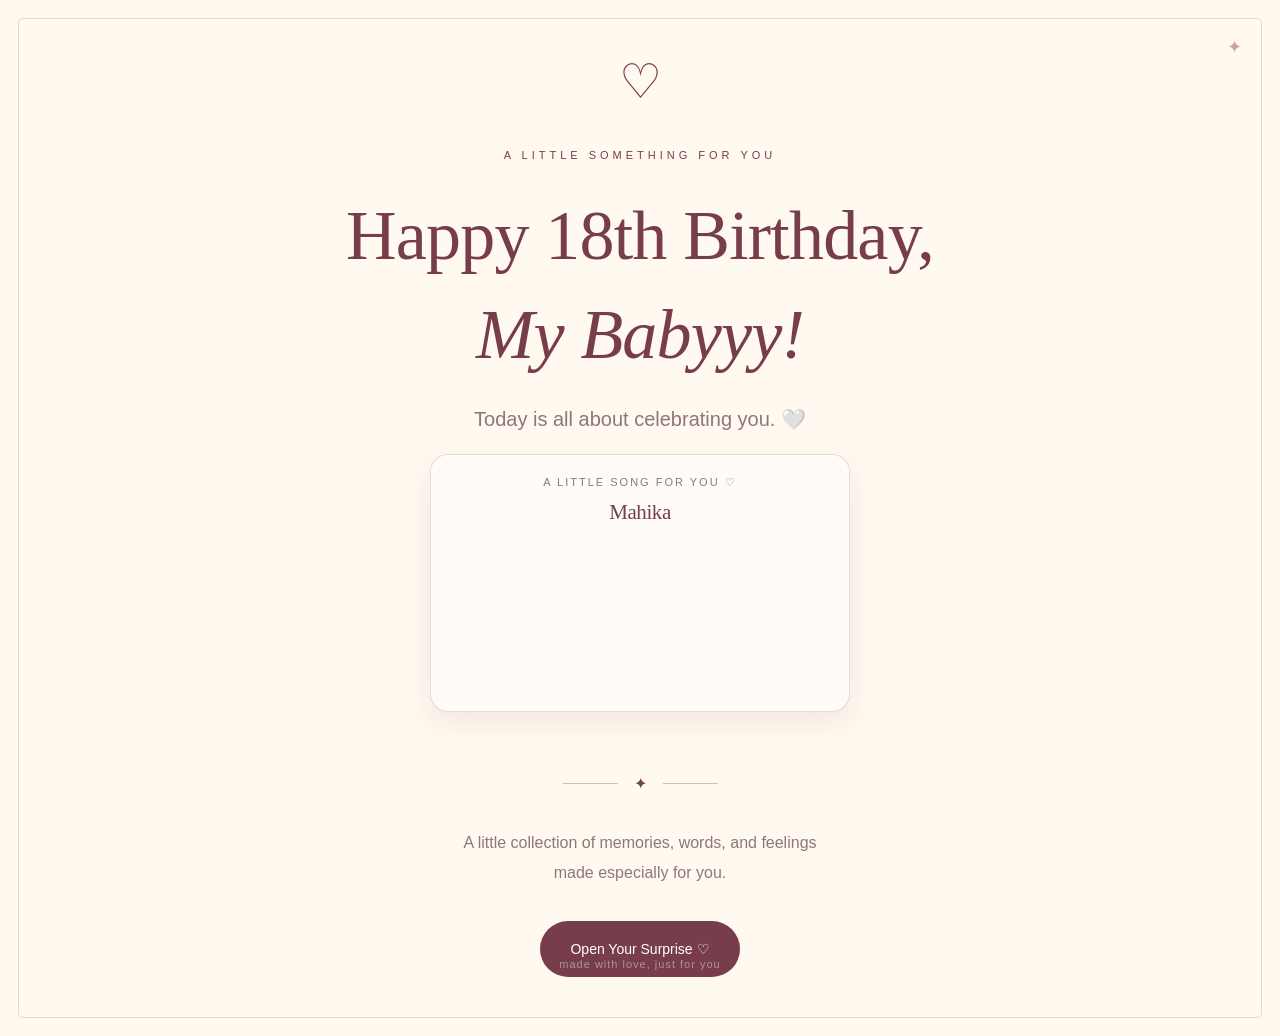
<file: index.html>
<!DOCTYPE html>
<html lang="en">

<head>
    <meta charset="UTF-8">
    <meta name="viewport" content="width=device-width, initial-scale=1.0">

    <title>Happy 18th Birthday, My Babyyy! ♡</title>

    <link rel="stylesheet" href="style.css">
</head>

<body>

    <main class="welcome-page">

        <div class="decoration">♡</div>

        <p class="eyebrow">
            A LITTLE SOMETHING FOR YOU
        </p>

        <h1>
            Happy 18th Birthday,
            <span>My Babyyy!</span>
        </h1>

        <p class="subtitle">
            Today is all about celebrating you. 🤍
        </p>

        <!-- PAGE 1: BIRTHDAY WELCOME MUSIC -->
<div class="spotify-music">
    <p class="music-label">A LITTLE SONG FOR YOU ♡</p>
    <h2>Mahika</h2>
    <iframe
        src="https://open.spotify.com/embed/track/47sq83n5WN22ZzYnGn8aTy?utm_source=generator&theme=0"
        title="Mahika by Adie and Janine Berdin"
        allow="autoplay; clipboard-write; encrypted-media; fullscreen; picture-in-picture"
        loading="lazy">
    </iframe>
</div>
    

        <div class="divider">
            <span>✦</span>
        </div>

        <p class="welcome-message">
            A little collection of memories, words, and
            feelings made especially for you.
        </p>

        <a href="memories.html" class="welcome-button">
            Open Your Surprise ♡
        </a>

        <p class="footer-note">
            made with love, just for you
        </p>

    </main>




    <script src="script.js"></script>

</body>

</html>
</file>
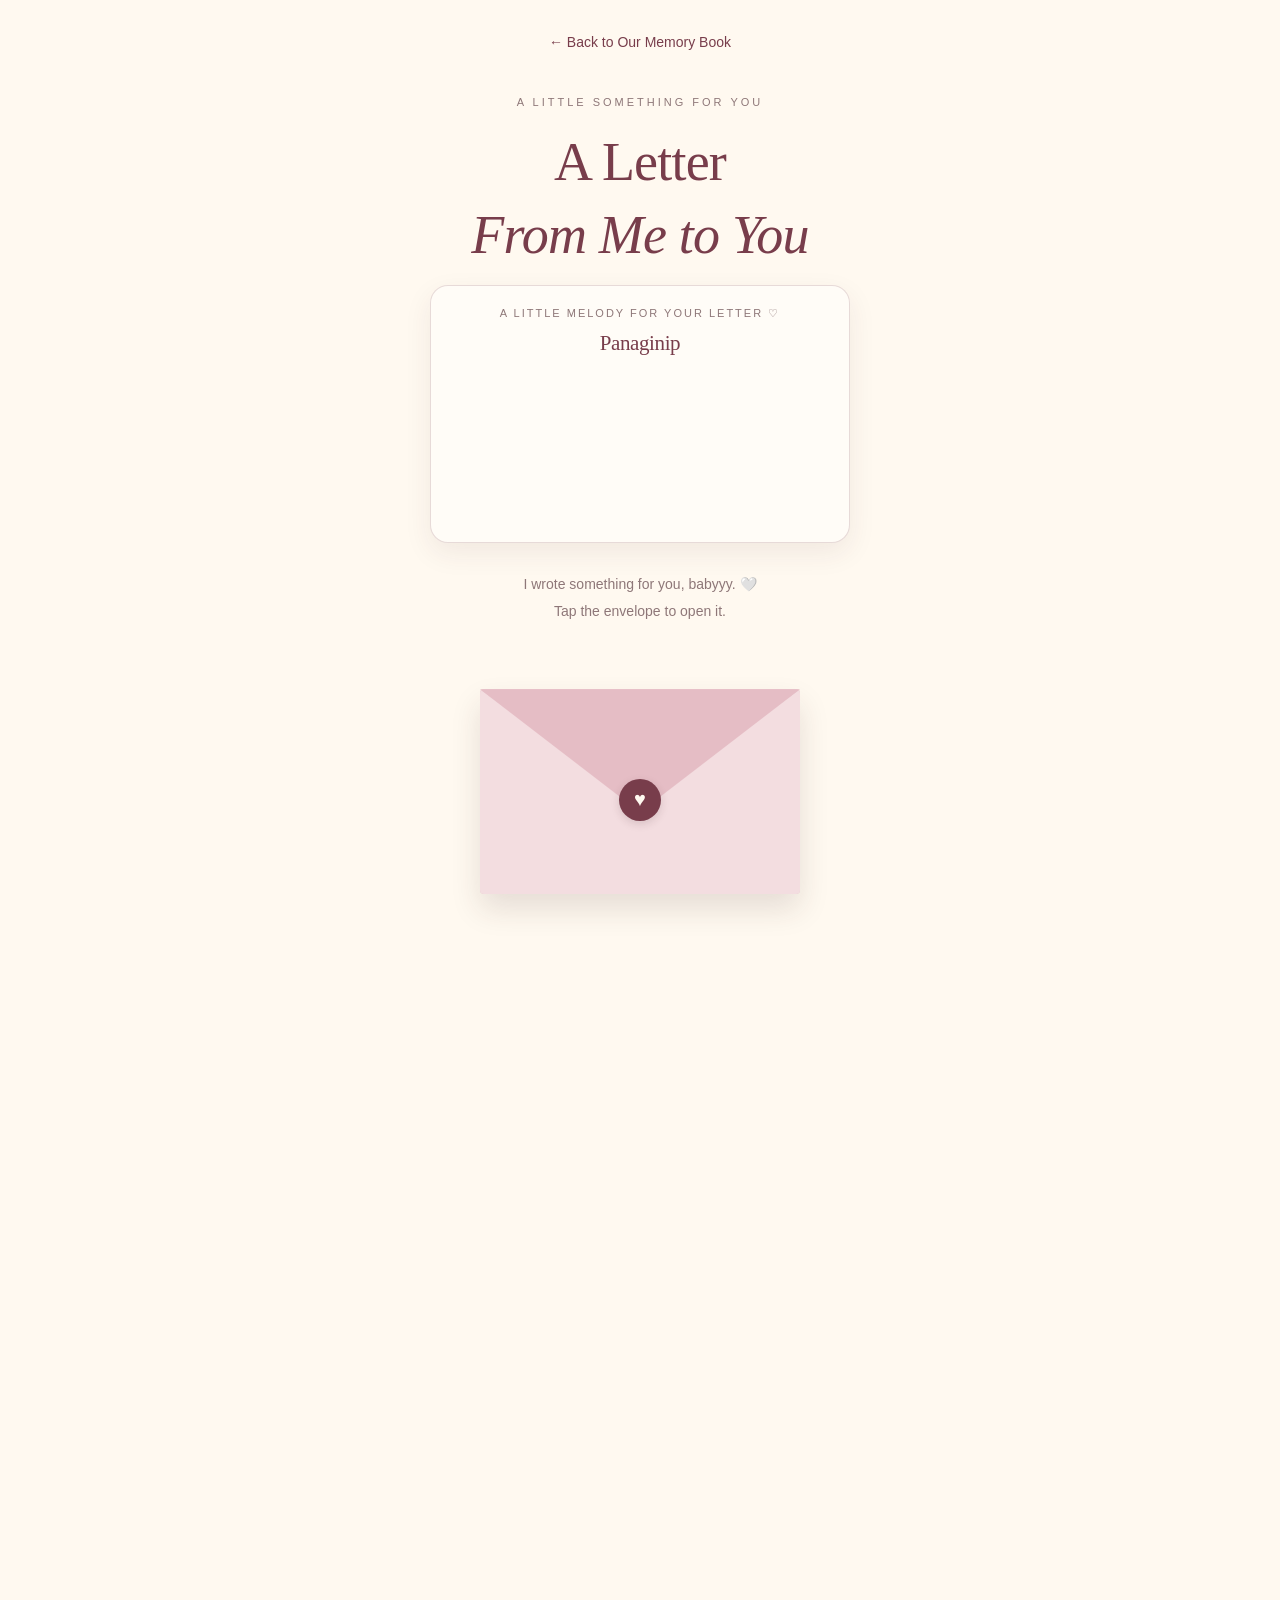
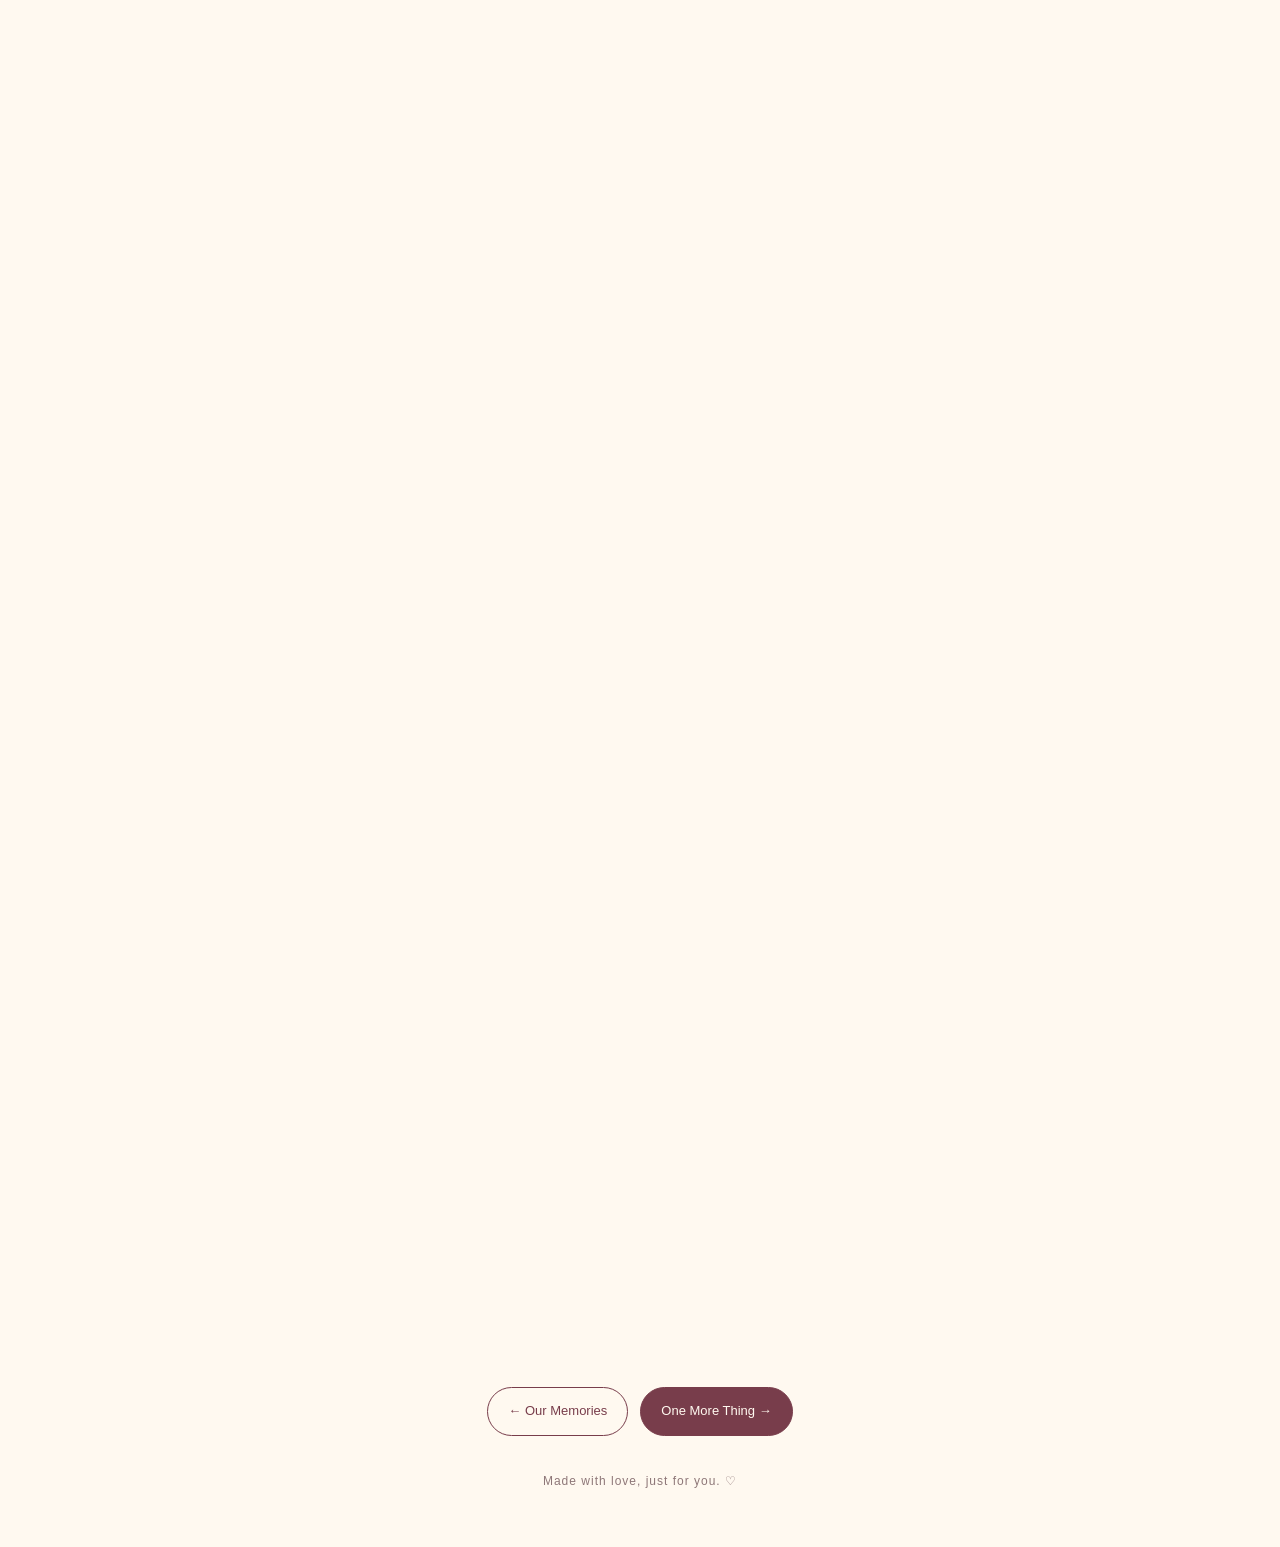
<file: letter.html>
<!DOCTYPE html>
<html lang="en">

<head>
    <meta charset="UTF-8">
    <meta name="viewport" content="width=device-width, initial-scale=1.0">

    <title>A Letter for You 💌</title>

    <link rel="stylesheet" href="style.css">
</head>

<body class="letter-body">

    <main class="letter-page">

        <a href="memories.html" class="letter-back">
            ← Back to Our Memory Book
        </a>

        <header class="letter-heading">
            <p class="letter-eyebrow">A LITTLE SOMETHING FOR YOU</p>

            <h1>A Letter <span>From Me to You</span></h1>

            <!-- PAGE 3: BIRTHDAY LETTER MUSIC -->
<div class="spotify-music">
    <p class="music-label">A LITTLE MELODY FOR YOUR LETTER ♡</p>
    <h2>Panaginip</h2>
    <iframe
        src="https://open.spotify.com/embed/track/6wcjLOGIdmw8BUaRho4c9L?utm_source=generator&theme=0"
        title="Panaginip by Nicole"
        allow="autoplay; clipboard-write; encrypted-media; fullscreen; picture-in-picture"
        loading="lazy">
    </iframe>
</div>
    

            <p class="letter-instruction" id="letterInstruction">
                I wrote something for you, babyyy. 🤍
                <br>
                Tap the envelope to open it.
            </p>
        </header>

        <!-- ENVELOPE -->
        <section class="envelope-scene">

            <button
                class="envelope"
                id="openEnvelope"
                type="button"
                aria-label="Open your birthday letter"
                aria-expanded="false"
            >

                <span class="envelope-letter-preview">
                    A little letter for you...
                </span>

                <span class="envelope-paper">
                    <span class="paper-heart">♡</span>
                    <span class="paper-preview-text">
                        To my baby,
                    </span>
                </span>

                <span class="envelope-back"></span>

                <span class="envelope-front"></span>

                <span class="envelope-flap"></span>

                <span class="envelope-seal">♥</span>

            </button>

        </section>

        <!-- BIRTHDAY LETTER -->
        <article class="birthday-letter" id="birthdayLetter" aria-hidden="true">

            <p class="letter-date">October 20, 2026</p>

            <h2>To my baby,</h2>

            <p class="letter-greeting">
                Happy 18th birthday. 🤍
            </p>

            <p>
                I’ve been sitting here for a while trying to figure out 
                what to write in this letter, but honestly, 
                simple words don't seem enough to explain how much 
                you truly mean to me. Turning 18 is such a huge 
                milestone, and seeing you step into adulthood today 
                makes me so overwhelmingly proud of the person 
                you’ve become. Looking back at how far you've come, 
                I just feel so lucky to have shared so many memories 
                with you along the way.
            </p>

            <p>
                Habang pinapanood kitang lumaki at maging mas mature 
                at independent, mas lalo akong nagiging proud 
                sa’yo. You’ve grown into such a strong, genuine, 
                and amazing person inside and out, and anyone who 
                knows you can see how special you are. I know you're 
                more than ready to take on the world and do great things, 
                but no matter how old we get or how busy life becomes, 
                you will always be that special person who holds a really big,
                 permanent place in my heart.
            </p>

            <p>
                Gusto ko ring gamitin 'tong chance na 'to para 
                mag-sorry sa lahat ng mga naging pagkakamali ko sa’yo. 
                I am really, truly sorry for the times I upset you, 
                said the wrong things without thinking, 
                or fell short of being the kind of person you deserve. 
                It really breaks my heart whenever I realize I've caused
                you stress or pain, because your happiness and peace of 
                mind honestly matter so much to me, and I never want to 
                be the reason for your tears.
            </p>

            <p>
                Thank you so much for being so patient with me, 
                even on the days when I was hard to deal with, 
                and for always understanding my flaws. 
                Maraming-maraming salamat kasi kahit minsan sobrang 
                gulo ko o mahirap ako intindihin, hindi mo pa rin ako 
                sinukuan at pinili mo pa ring magtiwala sa akin. 
                Your kindness and understanding mean the absolute world 
                to me, and I promise you that I’m constantly working on 
                being a better person for you every single day.
            </p>

            <p>
                Sobrang swerte ko talaga na dumating ka sa buhay ko, 
                and I thank God for your presence every day. 
                You bring so much light, comfort, and good energy 
                into my life, and your laugh is honestly still my 
                favorite sound in the whole world. Hindi ko na 
                ma-imagine kung ano ang magiging buhay ko kung wala ka, 
                and I’m just so incredibly thankful na nandito ka at 
                magkasama pa rin tayo up until now.
            </p>

            <p>
                As you officially start this brand new chapter of 
                adulthood, I hope you go after all your big dreams 
                without ever doubting yourself for even a second. 
                The world is huge and can feel overwhelming at times, 
                but don't ever forget how smart, capable, resilient, 
                and beautiful you are. Kayanin mo lahat ng pagsubok 
                kasi alam na alam kong kayang-kaya mo. I can't promise 
                that I'll know exactly what every chapter ahead will 
                look like, but I can keep choosing to show up, listen, 
                understand, and support you the best way I can.
            </p>

            <p>
                Gusto kong malaman mo na kahit anong mangyari at 
                kahit saan ka man dalhin ng buhay, nandito lang ako 
                lagi sa tabi mo. I will always be here to listen to 
                your rants, celebrate your wins, and cheer you on 
                through every high and low. Kahit magbago ang mga 
                bagay-bagay sa paligid natin habang tumatanda tayo, 
                hindi kailanman magbabago 'yung pagpapahalaga ko sa'yo. 
                So, happy 18th birthday, my baby. I hope this year brings 
                you new memories, reasons to smile, opportunities to 
                grow, and reminders of how loved and appreciated you are.
            </p>

            <p>
                Sana ngayong 18th birthday mo, maramdaman mo talaga 
                kung gaano ka kahalaga at kamahal ng lahat ng tao 
                sa paligid mo, lalo na ako. You deserve all the good 
                things, peace, and happiness in the world today and 
                for all the years ahead. Enjoy your debut to the 
                absolute fullest and make amazing memories. 
                And if there's one thing I hope you take away from this 
                letter, it's that I'm really, really glad our paths 
                crossed.
            </p>

            <p class="letter-signature">
                Someone who's really glad it's you. 🤍
            </p>

        </article>

        <nav class="letter-navigation">
            <a href="memories.html" class="letter-nav-button">
                ← Our Memories
            </a>

            <a href="messages.html" class="letter-nav-button next-letter">
                One More Thing →
            </a>
        </nav>

        <p class="letter-footer">
            Made with love, just for you. ♡
        </p>

    </main>




    <script src="script.js"></script>

</body>

</html>
</file>
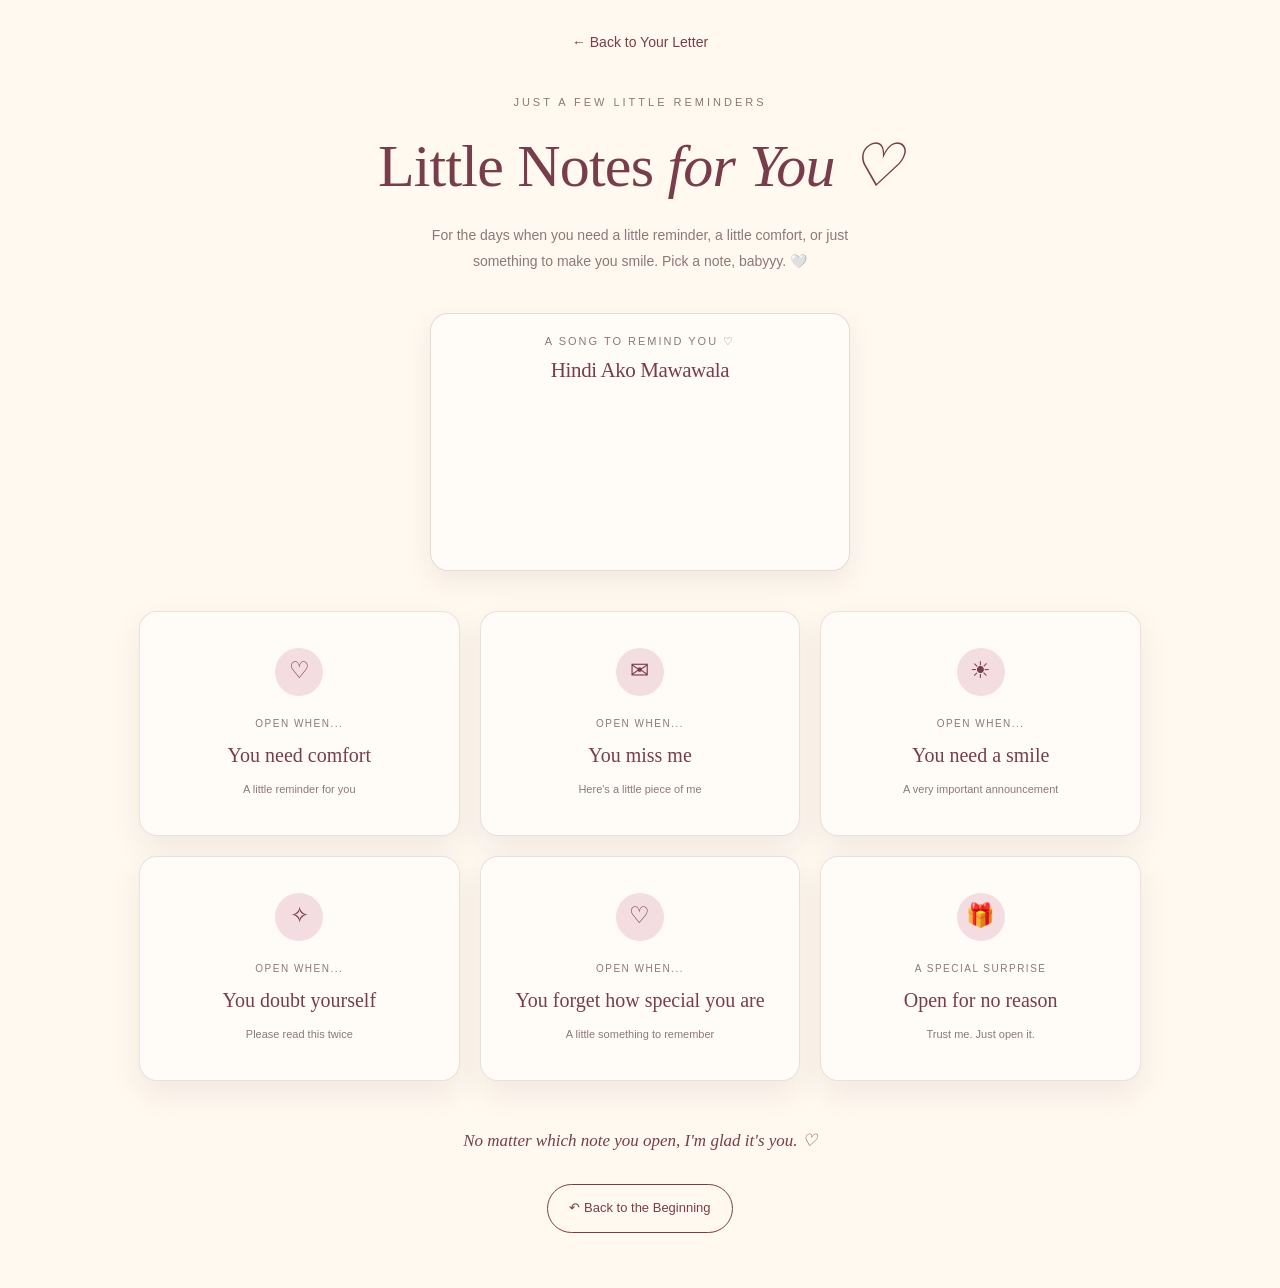
<file: messages.html>
<!DOCTYPE html>
<html lang="en">

<head>
    <meta charset="UTF-8">
    <meta name="viewport" content="width=device-width, initial-scale=1.0">

    <title>Little Notes for You 💌</title>

    <link rel="stylesheet" href="style.css">
</head>

<body class="messages-body">

    <main class="messages-page">

        <a href="letter.html" class="messages-back">
            ← Back to Your Letter
        </a>

        <header class="messages-heading">

            <p class="messages-eyebrow">
                JUST A FEW LITTLE REMINDERS
            </p>

            <h1>
                Little Notes
                <span>for You ♡</span>
            </h1>

            <p class="messages-intro">
                For the days when you need a little reminder,
                a little comfort, or just something to make
                you smile. Pick a note, babyyy. 🤍
            </p>

        </header>

        <!-- PAGE 4: LITTLE NOTES MUSIC -->
<div class="spotify-music">
    <p class="music-label">A SONG TO REMIND YOU ♡</p>
    <h2>Hindi Ako Mawawala</h2>
    <iframe
        src="https://open.spotify.com/embed/track/5Gm7QbGcZMwu7qE0pjT7EA?utm_source=generator&theme=0"
        title="Hindi Ako Mawawala by El Manu"
        allow="autoplay; clipboard-write; encrypted-media; fullscreen; picture-in-picture"
        loading="lazy">
    </iframe>
</div>
    

<section class="message-grid">

    <!-- 1. WHEN SHE NEEDS COMFORT -->
    <button class="message-card" type="button"
        data-message="Babyyy, if things ever get too heavy, please remember na you don't have to figure everything out all at once. I know you're entering a new chapter of your life, with new responsibilities, new experiences, and things that might not always make sense right away. It's okay to feel lost sometimes. You don't have to be strong every single day, and you don't have to pretend you're okay just because you're used to handling things yourself. I hope you know that you can always tell me about your worries, even the ones you don't know how to explain. You don't need to have the right words or a solution before talking to me. I'll listen. And even if I can't fix everything, I'll do my best to understand you and remind you that you're not alone. You deserve the same care and understanding that you so freely give to other people. Please don't forget to give some of that to yourself, too, okay? I'm proud of you, baby. Not just because of what you achieve, but because of who you are. One step at a time lang. I'm cheering for you, always. 🤍">

        <span class="message-icon">♡</span>
        <span class="message-label">Open when...</span>
        <span class="message-title">You need comfort</span>
        <span class="message-hint">A little reminder for you</span>
    </button>


    <!-- 2. WHEN SHE MISSES YOU -->
    <button class="message-card" type="button"
        data-message="If you're reading this because you miss me, then come here nga, babyyy. 🥹🤍 HABAHSGAHAAHASHHAHA jkjk I miss you moreeeee. I miss your laugh, your random stories, your corny jokes, and hearing you call my name. I miss the little moments when we could see each other without having to work around our schedules. Remember those times when we'd be at opposite ends of the hallway and still manage to look at each other? It's such a simple memory, pero for some reason, it stayed with me. Maybe that's what happens when someone becomes important to you. Even the smallest moments start to mean something. I know things are different now that we're in different schools and both have our own responsibilities. We might not always get to talk whenever we want or see each other as often as we'd like, but please know that I still appreciate every little moment we get. Kahit simpleng update about your day, a random kwento, or a few minutes of talking to you, those things mean more to me than you probably realize. I miss being around you, baby, but I'm grateful that even with all these changes, we still get to share pieces of our days with each other. Until I get to see you again, this little message will have to do muna. ♡">

        <span class="message-icon">✉</span>
        <span class="message-label">Open when...</span>
        <span class="message-title">You miss me</span>
        <span class="message-hint">Here's a little piece of me</span>
    </button>


    <!-- 3. WHEN SHE NEEDS A SMILE -->
    <button class="message-card" type="button"
        data-message="BABYYYY HAHBAHAHAGAH First of all, bakit ka nandito? Sino nang-asar sa'yo? Sino kailangan nating awayin? hehehe jkjk, behave ako today. Anyway, this is your official reminder to smile, drink water, rest when you're tired, and stop acting like you have to be responsible palagi. You're allowed to have fun, be kulit, and tell me the most random story ever kahit wala akong context. I will probably listen anyway. Probably lang ha, baka lutang din ako HAHABABAHAHAGAHA  One of my favorite things about you is how you can make ordinary conversations feel special just by being yourself. Your laugh, your little stories, even your corny jokes that sometimes make me question my sense of humor HAHBHAGABHAHAHA. Those are the little things that make talking to you something I look forward to. So if today has been tiring, I hope this made you smile kahit konti. And if it didn't, reread it until you laugh at how ridiculous I am. You're welcome, my baby unggoyyy. Love, your very dedicated number one supporter. ♡">

        <span class="message-icon">☀</span>
        <span class="message-label">Open when...</span>
        <span class="message-title">You need a smile</span>
        <span class="message-hint">A very important announcement</span>
    </button>


    <!-- 4. WHEN SHE DOUBTS HERSELF -->
    <button class="message-card" type="button"
        data-message="Baby, I wish you could see yourself the way I see you sometimes. Not as someone who has to get everything right, not as someone who needs to have her whole future figured out, but as the person you are right now. Someone who's caring, thoughtful, and worth knowing beyond words. I admire you not because you have everything figured out, but because you're you. I admire the way you care about people, the way you make time for the people who matter to you, and the way you keep trying even when life gets busy. And I hope you never feel like you have to become a completely different person just to keep growing. You can change, learn, and discover new things while still holding on to the parts of yourself that make you who you are. Please don't measure your worth by one difficult day, one mistake, or one moment when you feel like you're falling behind. You are allowed to grow at your own pace. I won't always know exactly what to say, but I hope I can keep reminding you that you are more than enough as you are. I'm proud of you, baby, and I hope you learn to be proud of yourself, too. 🤍">

        <span class="message-icon">✧</span>
        <span class="message-label">Open when...</span>
        <span class="message-title">You doubt yourself</span>
        <span class="message-hint">Please read this twice</span>
    </button>


    <!-- 5. WHEN SHE FORGETS HOW SPECIAL SHE IS -->
    <button class="message-card" type="button"
        data-message="Do you know one of the things that means so much to me about you, babyyy? It's the way you care. The way you ask about my day, listen when I tell you things, and make space for even the most random details of my life. You might think those are just small things, but they're not small to me. Sometimes, I don't even realize how much I need to talk about my day until you ask me about it. You make me feel like what I have to say matters, and that's something I genuinely appreciate about you. And I hope you know that you don't have to keep doing things for me to deserve the same care in return. You don't have to be okay all the time, always be understanding, or always know what to say. I want to understand you, too. I want to know about the things that make you happy, the things that worry you, the little things you get excited about, and even the thoughts you aren't sure how to put into words yet. I don't just want to be someone who tells you sweet things. I want to be someone who takes the time to know you, listen to you, and appreciate you for who you really are. So when you forget how special you are, please remember this: the way you make people feel cared for matters, and the person you are matters to me. More than you know. ♡">

        <span class="message-icon">♡</span>
        <span class="message-label">Open when...</span>
        <span class="message-title">You forget how special you are</span>
        <span class="message-hint">A little something to remember</span>
    </button>


    <!-- 6. A SPECIAL SURPRISE -->
    <button class="message-card" type="button"
        data-message="Okay, babyyy, this is probably the most serious note here, so behave ka muna and read this properly. hehehehe🤍 Sometimes, I think about how everything started. October 5, 2024. I was just there for a volleyball championship game, not knowing that noticing someone in the audience would eventually lead to all these memories. And yes, before you ask, your laugh really did catch my attention. HABAHGABAHAHAHAHAHA. I couldn't have known back then how much I would come to appreciate the person behind that laugh. I couldn't have known that I'd end up looking forward to your stories, missing the little moments with you, or feeling grateful whenever you ask about my day and genuinely listen. But that's what makes knowing you special to me. It wasn't just one moment or one thing about you. It's all the little things I've come to know and appreciate about who you are. And as time passes, what I want you to understand is that my intentions toward you aren't just about the kilig moments kahit kilig na kilig ka sakin ikikkk, the sweet messages, or the days when everything feels easy. I want to keep getting to know you, understand you better, support you as you grow, and make time for you even as life gets busier. I know we can't predict everything that will happen in the future, and I don't want to make promises just because they sound nice and nakakakilig. What I can do is be honest about what I feel and show you through my actions that you matter to me. I want to be someone who listens when you need to talk, celebrates your wins, respects your own journey, and keeps choosing to make an effort. You don't have to figure everything out today, and neither do I. But today, you're the person I want to keep making these memories with. I'm really grateful that I got to know you, baby. And if there's one thing I hope you take from this little website, it's that you're not just someone I happened to meet. You're someone I've come to care about deeply, someone I genuinely want to understand, and someone I'm serious about. Happy 18th birthday, my baby. Out of all the unexpected things that could have happened that day, I'm really, really glad it was you. 🤍">

        <span class="message-icon">🎁</span>
        <span class="message-label">A special surprise</span>
        <span class="message-title">Open for no reason</span>
        <span class="message-hint">Trust me. Just open it.</span>
    </button>

</section>

        <p class="messages-footer">
            No matter which note you open, I'm glad it's you. ♡
        </p>

        <nav class="messages-navigation">
            <a href="index.html" class="messages-home">
                ↶ Back to the Beginning
            </a>
        </nav>

    </main>

    
    <!-- HIDDEN MESSAGE POPUP -->

    <dialog class="message-dialog" id="messageDialog">

        <div class="message-dialog-content">

            <span class="dialog-heart">♡</span>

            <p class="dialog-eyebrow">
                A LITTLE NOTE FOR YOU
            </p>

            <h2 id="dialogTitle">For you, babyyy</h2>

            <p id="dialogMessage"></p>

            <button
                type="button"
                class="dialog-close"
                id="closeMessage"
            >
                Keep this in your heart ♡
            </button>

        </div>

    </dialog>




    <script src="script.js"></script>

</body>

</html>
</file>
<file: style.css>
/* =========================
   COLOR PALETTE
========================= */

:root {
    --cream: #FFF9F0;
    --blush: #F3DDE0;
    --burgundy: #783D4B;
    --ink: #34282B;
    --muted: #8E7778;
}

/* =========================
   BASIC RESET
========================= */

* {
    margin: 0;
    padding: 0;
    box-sizing: border-box;
}

html {
    scroll-behavior: smooth;
}

body {
    background-color: var(--cream);
    color: var(--ink);
    font-family: Georgia, "Times New Roman", serif;
    min-height: 100vh;
}

/* =========================
   WELCOME PAGE
========================= */

.welcome-page {
    min-height: 100vh;
    padding: 40px 24px;
    display: flex;
    flex-direction: column;
    align-items: center;
    justify-content: center;
    text-align: center;
    position: relative;
    overflow: hidden;
}

/* Decorative heart */

.decoration {
    color: var(--burgundy);
    font-size: 48px;
    margin-bottom: 22px;
    animation: heartbeat 2s ease-in-out infinite;
}

/* Small heading */

.eyebrow {
    color: var(--burgundy);
    font-family: Arial, sans-serif;
    font-size: 11px;
    letter-spacing: 4px;
    margin-bottom: 25px;
}

/* Main birthday heading */

h1 {
    color: var(--burgundy);
    font-size: clamp(38px, 7vw, 70px);
    font-weight: normal;
    line-height: 1.2;
    max-width: 850px;
    margin-bottom: 22px;
}

h1 span {
    display: block;
    font-style: italic;
    margin-top: 8px;
}

/* Subtitle */

.subtitle {
    font-size: clamp(16px, 2.5vw, 20px);
    color: var(--muted);
    line-height: 1.7;
}

/* Small decorative divider */

.divider {
    display: flex;
    align-items: center;
    gap: 16px;
    color: var(--burgundy);
    margin: 30px 0;
}

.divider::before,
.divider::after {
    content: "";
    width: 55px;
    height: 1px;
    background-color: #D9B9B9;
}

/* Welcome message */

.welcome-message {
    max-width: 390px;
    color: var(--muted);
    font-size: 16px;
    line-height: 1.9;
    margin-bottom: 32px;
}

/* Main button */

.welcome-button {
    display: inline-block;
    background-color: var(--burgundy);
    color: white;
    text-decoration: none;
    padding: 16px 30px;
    border-radius: 40px;
    font-family: Arial, sans-serif;
    font-size: 14px;
    transition:
        transform 0.3s ease,
        background-color 0.3s ease,
        box-shadow 0.3s ease;
}


.welcome-button:hover {
    background-color: #5F2E3A;
    transform: translateY(-4px);
    box-shadow: 0 10px 25px #783D4B20;
}

.welcome-button:focus-visible {
    outline: 3px solid #C9A2A5;
    outline-offset: 5px;
}

.welcome-button:active {
    transform: translateY(-1px);
}


/* Footer */

.footer-note {
    position: absolute;
    bottom: 22px;
    color: #A89591;
    font-family: Arial, sans-serif;
    font-size: 11px;
    letter-spacing: 1px;
}

/* =========================
   ANIMATIONS
========================= */

.welcome-page > * {
    animation: fade-up 1s ease both;
}

.welcome-page > *:nth-child(2) {
    animation-delay: 0.1s;
}

.welcome-page > *:nth-child(3) {
    animation-delay: 0.2s;
}

.welcome-page > *:nth-child(4) {
    animation-delay: 0.3s;
}

.welcome-page > *:nth-child(5) {
    animation-delay: 0.4s;
}

.welcome-page > *:nth-child(6) {
    animation-delay: 0.5s;
}

.welcome-page > *:nth-child(7) {
    animation-delay: 0.6s;
}

.welcome-page > *:nth-child(8) {
    animation-delay: 0.7s;
}

@keyframes fade-up {
    from {
        opacity: 0;
        transform: translateY(18px);
    }

    to {
        opacity: 1;
        transform: translateY(0);
    }
}

@keyframes heartbeat {
    0%, 100% {
        transform: scale(1);
    }

    50% {
        transform: scale(1.12);
    }
}

/* =========================
   MOBILE DESIGN
========================= */

@media (max-width: 600px) {

    .welcome-page {
        padding: 40px 22px 70px;
    }

    .eyebrow {
        font-size: 9px;
        letter-spacing: 3px;
    }

    .welcome-message {
        font-size: 15px;
    }

    .welcome-button {
        padding: 15px 25px;
    }

    .footer-note {
        bottom: 18px;
    }
}

/* Respect reduced-motion preferences */

@media (prefers-reduced-motion: reduce) {
    *,
    *::before,
    *::after {
        animation-duration: 0.01ms !important;
        animation-iteration-count: 1 !important;
        scroll-behavior: auto !important;
        transition-duration: 0.01ms !important;
    }
}


/* =========================
   WELCOME PAGE FRAME
========================= */

.welcome-page::before {
    content: "";
    position: absolute;
    inset: 18px;
    border: 1px solid #E8D6CD;
    border-radius: 5px;
    pointer-events: none;
}

/* Small decorative corners */

.welcome-page::after {
    content: "✦";
    position: absolute;
    top: 32px;
    right: 38px;
    color: #C9A2A5;
    font-size: 18px;
    pointer-events: none;
}

/* Keep the content above the decorations */

.welcome-page > * {
    position: relative;
    z-index: 1;
}

/* Keep the decorative star in the corner */

.welcome-page::after {
    z-index: 0;
}

@media (max-width: 600px) {
    .welcome-page::before {
        inset: 10px;
    }

    .welcome-page::after {
        top: 22px;
        right: 25px;
    }
}

/* =================================
   PAGE 2: MEMORY BOOK
================================= */

.memories-body {
    background: var(--cream);
}

.memory-page {
    width: 100%;
    max-width: 1150px;
    margin: 0 auto;
    padding: 30px 28px 65px;
}

/* HEADER */

.memory-header {
    text-align: center;
    padding: 10px 0 35px;
}

.back-link {
    display: inline-block;
    color: var(--burgundy);
    text-decoration: none;
    font-family: Arial, sans-serif;
    font-size: 13px;
    margin-bottom: 45px;
}

.back-link:hover {
    text-decoration: underline;
}

.memory-eyebrow,
.section-label {
    font-family: Arial, sans-serif;
    font-size: 10px;
    letter-spacing: 3px;
    color: var(--muted);
}

.memory-eyebrow {
    margin-bottom: 18px;
}


.memory-title {
    display: block;
    width: 100%;
    text-align: center;
    font-size: clamp(36px, 6vw, 62px);
    line-height: 1.2;
    font-weight: normal;
    color: var(--burgundy);
    margin: 0 auto 20px;
}

.memory-title span {
    display: block;
    text-align: center;
    font-style: italic;
    margin-top: 8px;
}


.memory-title span {
    display: block;
    font-style: italic;
}

.memory-intro {
    max-width: 430px;
    margin: 0 auto;
    font-size: 16px;
    line-height: 1.9;
    color: var(--muted);
}

.memory-divider {
    color: var(--burgundy);
    text-align: center;
    margin: 28px 0;
    font-size: 22px;
}

/* GALLERY SECTIONS */

.gallery-section {
    padding: 30px 0 45px;
}

.section-heading {
    text-align: center;
    margin-bottom: 35px;
}

.section-label {
    margin-bottom: 13px;
}

.section-heading h2 {
    color: var(--burgundy);
    font-size: clamp(27px, 4vw, 38px);
    font-weight: normal;
    margin-bottom: 13px;
}

.section-heading > p:last-child {
    color: var(--muted);
    font-size: 15px;
    line-height: 1.8;
}

/* POLAROID GRID */

.photo-grid {
    display: grid;
    grid-template-columns: repeat(3, minmax(0, 1fr));
    gap: 30px;
    align-items: start;
}

.polaroid {
    min-width: 0;
    background: #FFFFFF;
    padding: 11px 11px 17px;
    border: 1px solid #EAE0D8;
    box-shadow: 0 5px 15px #34282B0D;
    transition:
        transform 0.25s ease,
        box-shadow 0.25s ease;
}

.polaroid:nth-child(3n + 1) {
    transform: rotate(-1.5deg);
}

.polaroid:nth-child(3n + 2) {
    transform: rotate(1deg);
}

.polaroid:nth-child(3n) {
    transform: rotate(-0.5deg);
}

.polaroid:hover {
    transform: translateY(-5px) rotate(0deg);
    box-shadow: 0 12px 25px #34282B15;
}

/* IMAGE BUTTON */

.photo-button {
    display: block;
    width: 100%;
    border: 0;
    padding: 0;
    background: var(--blush);
    cursor: zoom-in;
    overflow: hidden;
}

.photo-button img {
    display: block;
    width: 100%;
    height: 240px;
    object-fit: cover;
    transition: transform 0.3s ease;
}

.photo-button:hover img {
    transform: scale(1.04);
}

.photo-button:focus-visible {
    outline: 3px solid var(--burgundy);
    outline-offset: 4px;
}

.polaroid figcaption {
    text-align: center;
    color: var(--ink);
    font-family: Georgia, "Times New Roman", serif;
    font-size: 14px;
    line-height: 1.5;
    padding: 15px 3px 0;
}

/* SECOND CHAPTER */

.together-section {
    border-top: 1px solid #E8D6CD;
    margin-top: 10px;
    padding-top: 55px;
}

/* CLOSING MESSAGE */

.memory-ending {
    text-align: center;
    max-width: 520px;
    margin: 20px auto 40px;
}

.memory-ending p {
    color: var(--muted);
    font-size: 16px;
    line-height: 1.9;
}

.memory-ending .ending-highlight {
    color: var(--burgundy);
    font-style: italic;
    margin-top: 12px;
}

/* PAGE NAVIGATION */

.memory-navigation {
    display: flex;
    justify-content: center;
    align-items: center;
    flex-wrap: wrap;
    gap: 15px;
    padding-top: 15px;
}

.secondary-button {
    display: inline-block;
    padding: 15px 25px;
    border: 1px solid #D9B9B9;
    border-radius: 40px;
    color: var(--burgundy);
    text-decoration: none;
    font-family: Arial, sans-serif;
    font-size: 13px;
    transition: background-color 0.2s ease;
}

.secondary-button:hover {
    background: var(--blush);
}

/* ENLARGED PHOTO DIALOG */

.photo-dialog {
    width: min(90vw, 750px);
    max-width: none;
    max-height: 90vh;
    margin: auto;
    padding: 22px;
    border: 1px solid #E8D6CD;
    border-radius: 12px;
    background: var(--cream);
    color: var(--ink);
    box-shadow: 0 20px 70px #00000030;
}

.photo-dialog::backdrop {
    background: #24181BCC;
}

.photo-dialog img {
    display: block;
    width: 100%;
    max-height: 72vh;
    object-fit: contain;
}

.photo-dialog p {
    color: var(--burgundy);
    text-align: center;
    margin-top: 15px;
    font-size: 14px;
}

.dialog-close {
    display: block;
    margin: 0 0 12px auto;
    width: 38px;
    height: 38px;
    border: 1px solid #D9B9B9;
    border-radius: 50%;
    background: white;
    color: var(--burgundy);
    font-size: 25px;
    cursor: pointer;
}

.dialog-close:hover {
    background: var(--blush);
}

/* RESPONSIVE LAYOUT */

@media (max-width: 750px) {
    .photo-grid {
        grid-template-columns: repeat(2, minmax(0, 1fr));
        gap: 22px;
    }

    .photo-button img {
        height: 220px;
    }

    .memory-page {
        padding: 22px 20px 45px;
    }
}

@media (max-width: 460px) {
    .photo-grid {
        grid-template-columns: 1fr;
        max-width: 340px;
        margin: 0 auto;
        gap: 28px;
    }

    .photo-button img {
        height: 280px;
    }

    .memory-header {
        padding-top: 5px;
    }

    .back-link {
        margin-bottom: 35px;
    }

    .memory-navigation {
        flex-direction: column;
    }

    .memory-navigation a {
        text-align: center;
        width: min(100%, 280px);
    }

    .photo-dialog {
        padding: 14px;
    }
}

/* ACCESSIBILITY */

@media (prefers-reduced-motion: reduce) {
    .polaroid,
    .photo-button img,
    .secondary-button {
        transition: none;
    }
}

/* ========================================
   PAGE 3 — BIRTHDAY LETTER
   ======================================== */

.letter-body {
    background: var(--cream);
    color: var(--ink);
}

.letter-page {
    width: 100%;
    max-width: 850px;
    margin: 0 auto;
    padding: 28px 22px 55px;
    text-align: center;
}

.letter-back {
    display: inline-block;
    color: var(--burgundy);
    text-decoration: none;
    font-size: 14px;
    margin-bottom: 38px;
}

.letter-back:hover {
    opacity: 0.7;
}

.letter-heading {
    margin-bottom: 20px;
}

.letter-eyebrow {
    color: var(--muted);
    font-size: 11px;
    letter-spacing: 3px;
    margin-bottom: 18px;
}

.letter-heading h1 {
    color: var(--burgundy);
    font-size: clamp(34px, 6vw, 54px);
    font-weight: normal;
    line-height: 1.2;
    margin-bottom: 18px;
}

.letter-heading h1 span {
    display: block;
    font-style: italic;
}

.letter-instruction {
    color: var(--muted);
    font-size: 14px;
    line-height: 1.9;
}

/* ENVELOPE AREA */

.envelope-scene {
    display: flex;
    justify-content: center;
    align-items: center;
    min-height: 310px;
    padding: 20px 0 35px;
    perspective: 1000px;
}

.envelope {
    position: relative;
    display: block;
    width: min(320px, 85vw);
    height: 205px;
    padding: 0;
    border: none;
    background: transparent;
    cursor: pointer;
    overflow: visible;
    -webkit-tap-highlight-color: transparent;
}

.envelope-back {
    position: absolute;
    inset: 0;
    background: #E9C8CD;
    border-radius: 4px;
    box-shadow: 0 15px 30px rgba(65, 35, 42, 0.13);
}

.envelope-letter-preview {
    position: absolute;
    top: 20px;
    left: 0;
    right: 0;
    color: var(--burgundy);
    font-family: Georgia, serif;
    font-size: 14px;
    letter-spacing: 1px;
}

.envelope-paper {
    position: absolute;
    z-index: 2;
    left: 7%;
    bottom: 8px;
    width: 86%;
    height: 170px;
    padding-top: 25px;
    background: #FFFCF6;
    color: var(--burgundy);
    transition: transform 0.9s ease;
    transition-delay: 0s;
    box-shadow: 0 2px 7px rgba(65, 35, 42, 0.08);
}

.paper-heart {
    display: block;
    font-size: 27px;
    margin-bottom: 13px;
}

.paper-preview-text {
    font-family: Georgia, serif;
    font-style: italic;
    font-size: 19px;
}

.envelope-front {
    position: absolute;
    z-index: 3;
    inset: 0;
    background: #F3DDE0;
    clip-path: polygon(0 0, 50% 57%, 100% 0, 100% 100%, 0 100%);
    border-radius: 4px;
}

.envelope-flap {
    position: absolute;
    z-index: 4;
    inset: 0;
    background: #E5BDC5;
    clip-path: polygon(0 0, 100% 0, 50% 60%);
    transform-origin: top center;
    transform: rotateX(0deg);
    transition: transform 0.65s ease;
}

.envelope-seal {
    position: absolute;
    z-index: 5;
    left: 50%;
    top: 54%;
    transform: translate(-50%, -50%);
    display: flex;
    justify-content: center;
    align-items: center;
    width: 42px;
    height: 42px;
    border-radius: 50%;
    background: var(--burgundy);
    color: #FFF9F0;
    font-size: 20px;
    box-shadow: 0 3px 8px rgba(65, 35, 42, 0.15);
    transition: opacity 0.3s ease;
}

.envelope:hover {
    transform: translateY(-3px);
}

.envelope:focus-visible {
    outline: 2px solid var(--burgundy);
    outline-offset: 8px;
}

/* OPENING ANIMATION */

.envelope.is-open .envelope-flap {
    transform: rotateX(180deg);
    z-index: 1;
}

.envelope.is-open .envelope-seal {
    opacity: 0;
}

.envelope.is-open .envelope-paper {
    transform: translateY(-115px);
    transition-delay: 0.35s;
}

/* THE LETTER PAPER */

.birthday-letter {
    max-width: 650px;
    margin: 5px auto 40px;
    padding: clamp(25px, 6vw, 55px);
    background: #FFFCF6;
    border: 1px solid #EAD9D5;
    box-shadow: 0 12px 35px rgba(65, 35, 42, 0.08);
    text-align: left;
    line-height: 1.95;
    font-family: Georgia, "Times New Roman", serif;

    opacity: 0;
    transform: translateY(25px);
    max-height: 0;
    overflow: hidden;
    padding-top: 0;
    padding-bottom: 0;
    margin-top: 0;
    margin-bottom: 0;
    border-color: transparent;

    transition:
        opacity 0.8s ease,
        transform 0.8s ease,
        max-height 1s ease,
        padding 0.8s ease,
        margin 0.8s ease,
        border-color 0.8s ease;
}


.birthday-letter.is-visible {
    opacity: 1;
    transform: translateY(0);
    max-height: none;
    height: auto;
    overflow: visible;
    padding: clamp(25px, 6vw, 55px);
    margin: 5px auto 40px;
    border-color: #EAD9D5;
}


.letter-date {
    color: var(--muted);
    text-align: right;
    font-size: 13px;
    margin-bottom: 30px;
}

.birthday-letter h2 {
    color: var(--burgundy);
    font-size: 25px;
    font-weight: normal;
    margin-bottom: 12px;
}

.birthday-letter p {
    margin-bottom: 22px;
}

.birthday-letter .letter-greeting {
    color: var(--burgundy);
    font-size: 19px;
}

.birthday-letter .letter-signature {
    color: var(--burgundy);
    font-style: italic;
    text-align: right;
    margin-top: 35px;
    margin-bottom: 0;
}

/* BOTTOM NAVIGATION */

.letter-navigation {
    display: flex;
    justify-content: center;
    align-items: center;
    flex-wrap: wrap;
    gap: 12px;
    margin-top: 30px;
}

.letter-nav-button {
    display: inline-block;
    padding: 12px 20px;
    border: 1px solid var(--burgundy);
    border-radius: 30px;
    color: var(--burgundy);
    text-decoration: none;
    font-size: 13px;
    transition: background 0.25s ease, color 0.25s ease;
}

.letter-nav-button:hover {
    background: var(--burgundy);
    color: var(--cream);
}

.next-letter {
    background: var(--burgundy);
    color: var(--cream);
}

.next-letter:hover {
    background: #5F2D39;
}

.letter-footer {
    margin-top: 35px;
    color: var(--muted);
    font-size: 12px;
    letter-spacing: 1px;
}

/* MOBILE */

@media (max-width: 480px) {
    .letter-page {
        padding: 22px 16px 40px;
    }

    .letter-back {
        margin-bottom: 30px;
    }

    .envelope-scene {
        min-height: 280px;
    }

    .envelope {
        height: 180px;
    }

    .envelope-paper {
        height: 150px;
    }

    .envelope.is-open .envelope-paper {
        transform: translateY(-95px);
    }

    .birthday-letter {
        font-size: 15px;
    }

    .letter-nav-button {
        padding: 11px 15px;
    }
}
/* ========================================
   PAGE 3 — LETTER DESIGN POLISH
   ======================================== */

.birthday-letter {
    position: relative;
    background:
        linear-gradient(
            to bottom,
            rgba(243, 221, 224, 0.12),
            transparent 180px
        ),
        #FFFCF6;

    border-radius: 3px;
    line-height: 2;
    letter-spacing: 0.1px;
}

/* Small decorative line above the date */

.birthday-letter::before {
    content: "♡  ─────────  ♡";
    display: block;
    text-align: center;
    color: #C89BA5;
    font-size: 15px;
    letter-spacing: 3px;
    margin-bottom: 25px;
}

.birthday-letter .letter-date {
    font-family: Arial, sans-serif;
    letter-spacing: 1.5px;
    text-transform: uppercase;
    font-size: 10px;
    margin-bottom: 32px;
}

.birthday-letter h2 {
    font-size: 28px;
    margin-bottom: 18px;
}

.birthday-letter p {
    margin-bottom: 24px;
}

.birthday-letter .letter-greeting {
    font-size: 21px;
}

.birthday-letter .letter-signature {
    padding-top: 10px;
    font-size: 19px;
    line-height: 1.8;
}

/* Respect reduced-motion preferences */

@media (prefers-reduced-motion: reduce) {
    .birthday-letter {
        transition: none;
    }

    .envelope,
    .envelope-paper,
    .envelope-flap,
    .envelope-seal {
        transition: none;
    }
}

/* ========================================
   PAGE 4 — LITTLE NOTES FOR YOU
   ======================================== */

.messages-body {
    background: var(--cream);
    color: var(--ink);
}

.messages-page {
    width: 100%;
    max-width: 1050px;
    margin: 0 auto;
    padding: 28px 24px 55px;
    text-align: center;
}

.messages-back {
    display: inline-block;
    color: var(--burgundy);
    text-decoration: none;
    font-size: 14px;
    margin-bottom: 38px;
}

.messages-back:hover {
    opacity: 0.7;
}

.messages-heading {
    margin-bottom: 38px;
}

.messages-eyebrow {
    color: var(--muted);
    font-size: 11px;
    letter-spacing: 3px;
    margin-bottom: 18px;
}

.messages-heading h1 {
    color: var(--burgundy);
    font-size: clamp(38px, 6vw, 60px);
    line-height: 1.2;
    font-weight: normal;
    margin-bottom: 20px;
}

.messages-heading h1 span {
    display: block;
    font-style: italic;
}

.messages-intro {
    max-width: 460px;
    margin: 0 auto;
    color: var(--muted);
    font-size: 14px;
    line-height: 1.9;
}

/* MESSAGE GRID */

.message-grid {
    display: grid;
    grid-template-columns: repeat(3, minmax(0, 1fr));
    gap: 20px;
    margin: 40px 0;
}

.message-card {
    position: relative;
    display: flex;
    flex-direction: column;
    align-items: center;
    justify-content: center;
    min-height: 225px;
    padding: 25px 17px;
    border: 1px solid #E8D1D5;
    border-radius: 5px;
    background: #FFFCF6;
    color: var(--ink);
    font-family: Georgia, "Times New Roman", serif;
    text-align: center;
    cursor: pointer;
    box-shadow: 0 5px 15px rgba(65, 35, 42, 0.035);
    transition:
        transform 0.25s ease,
        box-shadow 0.25s ease,
        background 0.25s ease;
}

.message-card:hover {
    transform: translateY(-5px);
    background: #FFF7F4;
    box-shadow: 0 12px 25px rgba(65, 35, 42, 0.09);
}

.message-card:focus-visible {
    outline: 2px solid var(--burgundy);
    outline-offset: 4px;
}

.message-icon {
    display: flex;
    align-items: center;
    justify-content: center;
    width: 48px;
    height: 48px;
    margin-bottom: 19px;
    border-radius: 50%;
    background: var(--blush);
    color: var(--burgundy);
    font-size: 23px;
}

.message-label {
    color: var(--muted);
    font-family: Arial, sans-serif;
    font-size: 10px;
    letter-spacing: 1.5px;
    text-transform: uppercase;
    margin-bottom: 9px;
}

.message-title {
    color: var(--burgundy);
    font-size: 20px;
    line-height: 1.4;
}

.message-hint {
    color: var(--muted);
    font-family: Arial, sans-serif;
    font-size: 11px;
    line-height: 1.6;
    margin-top: 12px;
}

.messages-footer {
    max-width: 450px;
    margin: 45px auto 28px;
    color: var(--burgundy);
    font-family: Georgia, "Times New Roman", serif;
    font-style: italic;
    font-size: 17px;
    line-height: 1.8;
}

.messages-navigation {
    margin-top: 28px;
}

.messages-home {
    display: inline-block;
    padding: 12px 21px;
    border: 1px solid var(--burgundy);
    border-radius: 30px;
    color: var(--burgundy);
    text-decoration: none;
    font-size: 13px;
    transition: background 0.25s ease, color 0.25s ease;
}

.messages-home:hover {
    background: var(--burgundy);
    color: var(--cream);
}

/* TABLETS */

@media (max-width: 760px) {
    .message-grid {
        grid-template-columns: repeat(2, minmax(0, 1fr));
        gap: 15px;
    }

    .message-card {
        min-height: 210px;
        padding: 22px 13px;
    }
}

/* PHONES */

@media (max-width: 480px) {
    .messages-page {
        padding: 22px 16px 40px;
    }

    .messages-back {
        margin-bottom: 30px;
    }

    .messages-heading {
        margin-bottom: 25px;
    }

    .message-grid {
        grid-template-columns: 1fr;
        gap: 14px;
        margin-top: 28px;
    }

    .message-card {
        min-height: 190px;
    }

    .messages-footer {
        font-size: 16px;
    }
}

@media (prefers-reduced-motion: reduce) {
    .message-card,
    .messages-home {
        transition: none;
    }
}

/* ========================================
   PAGE 4 — HIDDEN MESSAGE POPUP
   ======================================== */

.message-dialog {
    width: calc(100% - 32px);
    max-width: 480px;
    max-height: 85vh;
    overflow-y: auto;
    padding: 0;
    border: 1px solid #E8D1D5;
    border-radius: 8px;
    background: #FFFCF6;
    color: var(--ink);
    box-shadow: 0 20px 70px rgba(52, 40, 43, 0.2);
}

.message-dialog[open] {
    animation: messagePopupIn 0.35s ease both;
}

.message-dialog::backdrop {
    background: rgba(52, 40, 43, 0.48);
    backdrop-filter: blur(3px);
}

.message-dialog-content {
    padding: clamp(28px, 7vw, 45px) 25px;
    text-align: center;
}

.dialog-heart {
    display: block;
    color: var(--burgundy);
    font-size: 38px;
    margin-bottom: 15px;
}

.dialog-eyebrow {
    color: var(--muted);
    font-family: Arial, sans-serif;
    font-size: 10px;
    letter-spacing: 2px;
    margin-bottom: 15px;
}

.message-dialog h2 {
    color: var(--burgundy);
    font-family: Georgia, "Times New Roman", serif;
    font-size: 27px;
    font-weight: normal;
    line-height: 1.4;
    margin-bottom: 20px;
}

#dialogMessage {
    color: var(--ink);
    font-family: Georgia, "Times New Roman", serif;
    font-size: 16px;
    line-height: 1.95;
    white-space: pre-line;
    margin-bottom: 28px;
}

.dialog-close {
    padding: 12px 20px;
    border: 1px solid var(--burgundy);
    border-radius: 30px;
    background: var(--burgundy);
    color: var(--cream);
    font-size: 12px;
    cursor: pointer;
    transition: background 0.2s ease;
}

.dialog-close:hover {
    background: #5F2D39;
}

.dialog-close:focus-visible {
    outline: 2px solid var(--burgundy);
    outline-offset: 4px;
}

@keyframes messagePopupIn {
    from {
        opacity: 0;
        transform: translateY(12px) scale(0.97);
    }

    to {
        opacity: 1;
        transform: translateY(0) scale(1);
    }
}

@media (prefers-reduced-motion: reduce) {
    .message-dialog[open] {
        animation: none;
    }

    .dialog-close {
        transition: none;
    }
}

/* ALIGNMENT FIX — PAGE 3 */

.letter-page {
    width: 100%;
    margin-left: auto;
    margin-right: auto;
}

.letter-heading {
    width: 100%;
    text-align: center;
}

.letter-heading h1 {
    width: 100%;
    text-align: center;
}

.envelope-scene {
    width: 100%;
    justify-content: center;
}

.birthday-letter.is-visible {
    width: 100%;
    max-width: 650px;
    margin-left: auto;
    margin-right: auto;
    box-sizing: border-box;
}

/* ALIGNMENT FIX — PAGE 4 */

.messages-page {
    width: 100%;
    margin-left: auto;
    margin-right: auto;
}

.messages-heading {
    width: 100%;
    text-align: center;
}

.messages-heading h1 {
    width: 100%;
    text-align: center;
}

.messages-heading h1 span {
    width: 100%;
    text-align: center;
}

.messages-intro {
    margin-left: auto;
    margin-right: auto;
}

/* =========================================
   FINAL DESIGN POLISH — ALL PAGES
   ========================================= */

:root {
    --cream: #FFF9F0;
    --blush: #F3DDE0;
    --burgundy: #783D4B;
    --ink: #34282B;
    --muted: #8E7778;

    --soft-rose: #E8C9CE;
    --paper: #FFFCF7;
    --line: rgba(120, 61, 75, 0.15);
    --soft-shadow: 0 12px 32px rgba(78, 42, 48, 0.08);
    --hover-shadow: 0 18px 38px rgba(78, 42, 48, 0.13);
}

/* Make sizing consistent */
* {
    box-sizing: border-box;
}

html {
    scroll-behavior: smooth;
}

body {
    color: var(--ink);
    background-color: var(--cream);
    font-family: "Segoe UI", Arial, sans-serif;
    line-height: 1.75;
    -webkit-font-smoothing: antialiased;
}

/* Elegant headings */
h1,
h2,
h3 {
    color: var(--burgundy);
    font-family: Georgia, "Times New Roman", serif;
    font-weight: 400;
    line-height: 1.3;
    letter-spacing: -0.4px;
}

h1 {
    letter-spacing: -0.8px;
}

p {
    color: var(--ink);
}

/* Consistent links */
a {
    color: var(--burgundy);
    text-decoration-thickness: 1px;
    text-underline-offset: 4px;
    transition:
        color 0.25s ease,
        opacity 0.25s ease;
}

a:hover {
    color: #A45E6D;
}

/* Consistent buttons */
button {
    font: inherit;
    -webkit-tap-highlight-color: transparent;
}

button:focus-visible,
a:focus-visible {
    outline: 2px solid var(--burgundy);
    outline-offset: 4px;
}

/* Softer photo gallery */
.polaroid {
    border: 1px solid rgba(120, 61, 75, 0.09);
    box-shadow: var(--soft-shadow);
    transition:
        transform 0.3s ease,
        box-shadow 0.3s ease;
}

.polaroid:hover {
    box-shadow: var(--hover-shadow);
}

/* Softer message cards */
.message-card {
    border: 1px solid var(--line);
    border-radius: 18px;
    background: var(--paper);
    box-shadow: var(--soft-shadow);
    transition:
        transform 0.25s ease,
        box-shadow 0.25s ease,
        border-color 0.25s ease;
}

.message-card:hover {
    transform: translateY(-4px);
    border-color: var(--soft-rose);
    box-shadow: var(--hover-shadow);
}

/* Elegant letter paper */
.birthday-letter {
    border: 1px solid var(--line);
    border-radius: 6px;
    background: var(--paper);
    box-shadow: 0 18px 48px rgba(78, 42, 48, 0.09);
}

.birthday-letter p {
    line-height: 1.95;
}

/* Refined message popup */
.message-dialog {
    border: 1px solid var(--line);
    border-radius: 20px;
    background: var(--paper);
    box-shadow: 0 24px 70px rgba(40, 20, 24, 0.2);
}

.message-dialog::backdrop {
    background: rgba(48, 28, 33, 0.52);
    backdrop-filter: blur(4px);
}

/* Subtle, consistent transitions */
.messages-back,
.messages-home {
    transition:
        color 0.25s ease,
        transform 0.25s ease;
}

/* Respect reduced-motion preferences */
@media (prefers-reduced-motion: reduce) {
    html {
        scroll-behavior: auto;
    }

    *,
    *::before,
    *::after {
        animation-duration: 0.01ms !important;
        animation-iteration-count: 1 !important;
        transition-duration: 0.01ms !important;
    }
}

/* Mobile refinements */
@media (max-width: 600px) {
    body {
        line-height: 1.7;
    }

    h1 {
        letter-spacing: -0.4px;
    }

    .message-card {
        border-radius: 16px;
    }

    .birthday-letter {
        padding: 24px 20px;
    }

    .birthday-letter p {
        line-height: 1.85;
    }
}

/* FIX: CENTER THE LITTLE NOTES TITLE */
.messages-heading {
    display: flex;
    flex-direction: column;
    align-items: center;
    width: 100%;
    text-align: center;
}

.messages-heading h1 {
    display: block;
    width: 100%;
    margin-left: auto;
    margin-right: auto;
    text-align: center;
}

.messages-heading h1 span {
    display: inline;
    text-align: center;
}

.messages-eyebrow,
.messages-intro {
    width: 100%;
    text-align: center;
    margin-left: auto;
    margin-right: auto;
}

/* =========================================
   BIRTHDAY WEBSITE — SPOTIFY MUSIC PLAYERS
   ========================================= */

.spotify-music {
    width: min(92%, 420px);
    margin: 28px auto;
    padding: 18px;
    text-align: center;
    background: #FFFCF7;
    border: 1px solid rgba(120, 61, 75, 0.18);
    border-radius: 18px;
    box-shadow: 0 10px 28px rgba(78, 42, 48, 0.08);
}

.spotify-music .music-label {
    margin: 0 0 5px;
    color: #8E7778;
    font-size: 11px;
    letter-spacing: 2px;
    text-transform: uppercase;
}

.spotify-music h2 {
    margin: 0 0 14px;
    color: #783D4B;
    font-family: Georgia, "Times New Roman", serif;
    font-size: 21px;
    font-weight: 400;
    line-height: 1.4;
}

.spotify-music iframe {
    display: block;
    width: 100%;
    height: 152px;
    border: 0;
    border-radius: 12px;
}

@media (max-width: 480px) {
    .spotify-music {
        width: 94%;
        padding: 14px;
        margin: 22px auto;
    }

    .spotify-music h2 {
        font-size: 19px;
    }
}

/* MUSIC PLAYER — EXTRA VISIBILITY */
.spotify-music {
    position: relative;
    z-index: 1;
    margin-top: 18px;
    margin-bottom: 28px;
    animation: musicFadeIn 0.8s ease both;
}

@keyframes musicFadeIn {
    from {
        opacity: 0;
        transform: translateY(8px);
    }
    to {
        opacity: 1;
        transform: translateY(0);
    }
}

/* FIX: Show the full birthday letter on phones */
@media (max-width: 600px) {
    .letter-paper {
        height: auto !important;
        min-height: 0;
        max-height: none !important;
        overflow: visible !important;
        box-sizing: border-box;
    }
}

/* FIX: Prevent the birthday letter from being cut off */
.birthday-letter {
    height: auto;
    min-height: 0;
    max-height: none;
    overflow: visible;
    box-sizing: border-box;
}

.birthday-letter p {
    overflow: visible;
}

@media (max-width: 600px) {
    .birthday-letter {
        height: auto;
        max-height: none;
        overflow: visible;
        padding-bottom: 30px;
    }
}

/* FINAL FIX — SHOW THE ENTIRE BIRTHDAY LETTER */

.birthday-letter.is-visible {
    max-height: none !important;
    height: auto !important;
    min-height: 0;
    overflow: visible !important;
    box-sizing: border-box;
}

/* Keep the letter comfortable to read on phones */
@media (max-width: 600px) {
    .birthday-letter.is-visible {
        width: 100%;
        max-width: 650px;
        padding: 25px 20px;
        margin: 5px auto 40px;
    }

    .birthday-letter.is-visible p {
        overflow: visible;
        overflow-wrap: anywhere;
    }
}

/* FIX: FULL BIRTHDAY LETTER — PAGE 3 ONLY */

body.letter-body .birthday-letter {
    max-height: none !important;
    height: auto !important;
    overflow: visible !important;
}

body.letter-body .birthday-letter.is-visible {
    max-height: none !important;
    height: auto !important;
    overflow: visible !important;
}

body.letter-body .birthday-letter.is-visible p {
    overflow: visible !important;
}

body.letter-body .letter-page {
    height: auto;
    min-height: 100vh;
    overflow: visible;
}
</file>
